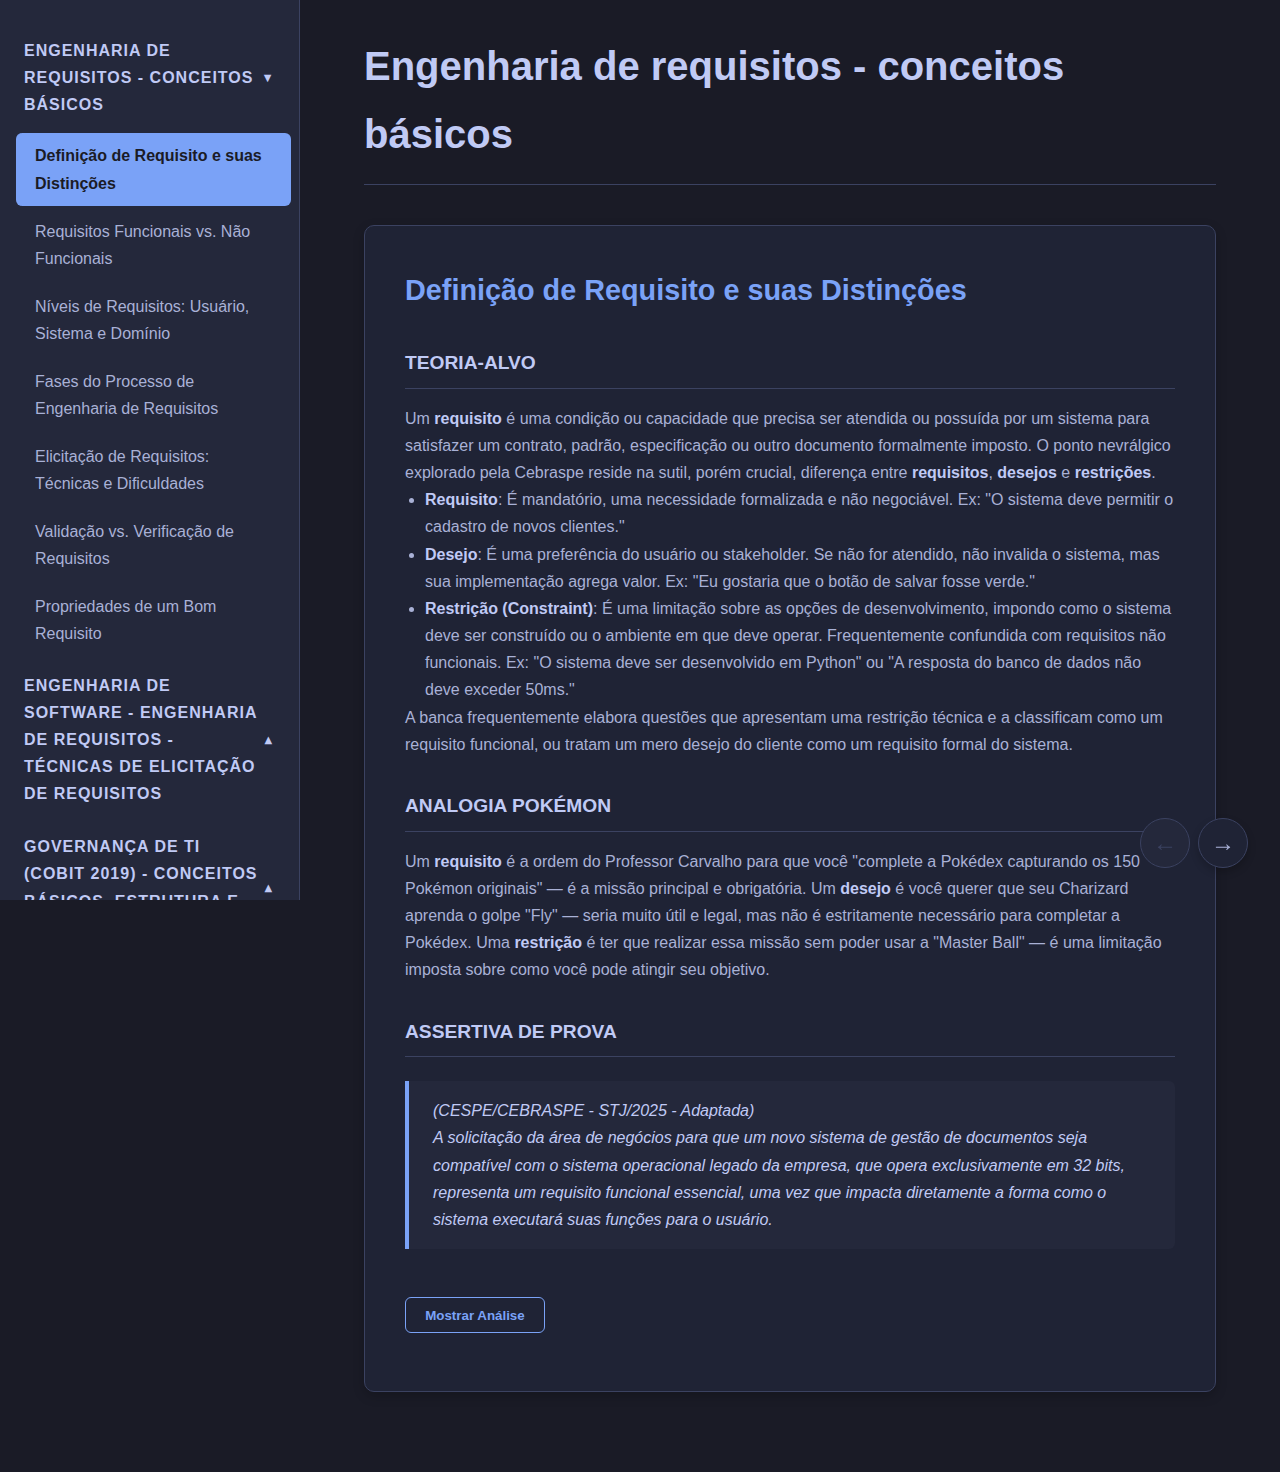
<file: index.html>
<!DOCTYPE html>
<html lang="pt-br">

<head>
    <meta charset="UTF-8">
    <meta name="viewport" content="width=device-width, initial-scale=1.0">
    <title>Meus Estudos</title>
    <link rel="stylesheet" href="style.css">
</head>

<body>
    <header class="mobile-header">
        <h1 id="main-title-mobile"></h1>
        <button id="menu-toggle-btn" title="Alternar Menu">☰</button>
    </header>

    <div class="container">
        <aside class="sidebar">
            <nav>
                <ul id="sidebar-nav"></ul>
            </nav>
        </aside>

        <main class="main-content">
            <h1 id="main-title-desktop"></h1>
            <div id="concepts-container"></div>
        </main>
    </div>

    <footer class="page-navigation" id="page-nav"></footer>

    <script>
        const todosOsDados = [];
    </script>
    <script src="dados1.js"></script>
    <script src="dados2.js"></script>
    <script src="dados3.js"></script>
    <script src="script.js"></script>
</body>

</html>
</file>
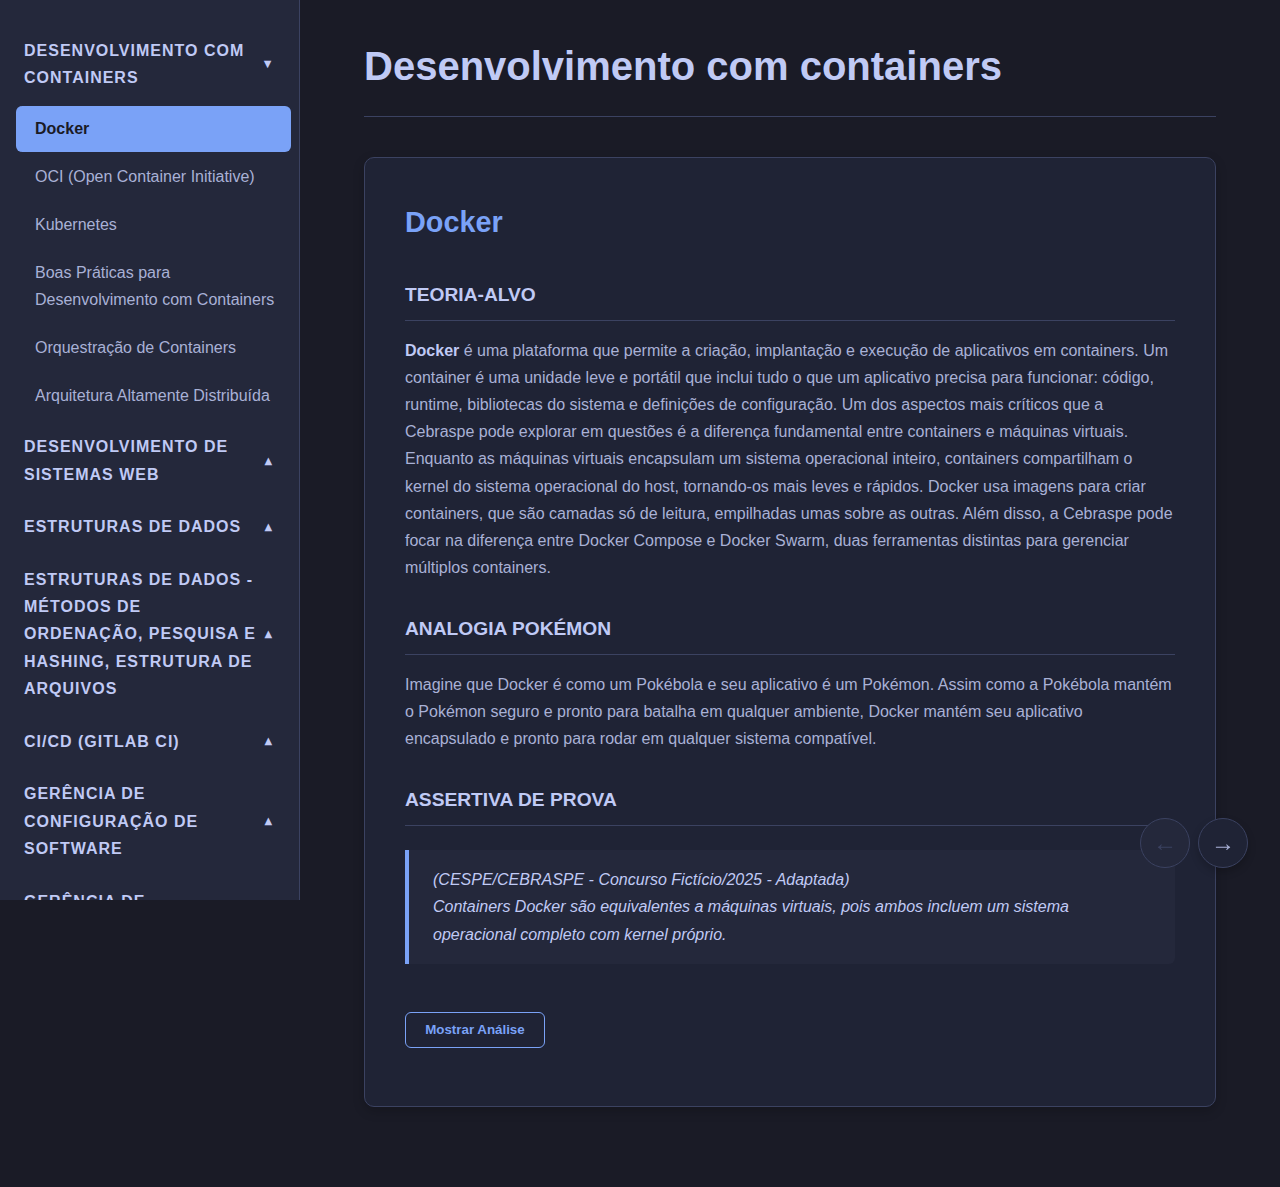
<file: conhecimentos-especificos/linguagens-e-tecnologias/index.html>
<!DOCTYPE html>
<html lang="pt-br">

<head>
    <meta charset="UTF-8">
    <meta name="viewport" content="width=device-width, initial-scale=1.0">
    <title>Meus Estudos</title>
    <link rel="stylesheet" href="style.css">
</head>

<body>
    <header class="mobile-header">
        <h1 id="main-title-mobile"></h1>
        <button id="menu-toggle-btn" title="Alternar Menu">☰</button>
    </header>

    <div class="container">
        <aside class="sidebar">
            <nav>
                <ul id="sidebar-nav"></ul>
            </nav>
        </aside>

        <main class="main-content">
            <h1 id="main-title-desktop"></h1>
            <div id="concepts-container"></div>
        </main>
    </div>

    <footer class="page-navigation" id="page-nav"></footer>

    <script>
        const todosOsDados = [];
    </script>
    <script src="dados/LINGUAGENS E TECNOLOGIAS DE PROGRAMACAO - Desenvolvimento com containers.js"></script>
    <script
        src="dados/LINGUAGENS E TECNOLOGIAS DE PROGRAMACAO - Desenvolvimento de sistemas Web - HTML, AJAX, XML, Web Services, CSS, JavaScript, DHTML..js"></script>
    <script
        src="dados/LINGUAGENS E TECNOLOGIAS DE PROGRAMACAO - Estruturas de dados - listas, pilhas, filas, arvores.js"></script>
    <script
        src="dados/LINGUAGENS E TECNOLOGIAS DE PROGRAMACAO - Estruturas de dados - metodos de ordenacao, pesquisa e hashing, estrutura de arquivos..js"></script>
    <script
        src="dados/LINGUAGENS E TECNOLOGIAS DE PROGRAMACAO - Gerencia de configuracao de software - CICD (GitLab CI)..js"></script>
    <script
        src="dados/LINGUAGENS E TECNOLOGIAS DE PROGRAMACAO - Gerencia de configuracao de software - Gitflow, desenvolvimento colaborativo.js"></script>
    <script
        src="dados/LINGUAGENS E TECNOLOGIAS DE PROGRAMACAO - Gerencia de configuracao de software - versionamento (Git e GitLab), merge, branch, pipeline.js"></script>
    <script
        src="dados/LINGUAGENS E TECNOLOGIAS DE PROGRAMACAO - Linguagem e ambientes de programacao Java - Nocoes de servidores de aplicacao Java.js"></script>
    <script
        src="dados/LINGUAGENS E TECNOLOGIAS DE PROGRAMACAO - Linguagem e ambientes de programacao Java - Eclipse.js"></script>
    <script src="dados/LINGUAGENS E TECNOLOGIAS DE PROGRAMACAO - Linguagem e ambientes de programacao Java.js"></script>
    <script src="dados/LINGUAGENS E TECNOLOGIAS DE PROGRAMACAO - Linguagem Python.js"></script>
    <script
        src="dados/LINGUAGENS E TECNOLOGIAS DE PROGRAMACAO - Paradigmas de programacao - compiladores e interpretadores..js"></script>
    <script src="dados/LINGUAGENS E TECNOLOGIAS DE PROGRAMACAO - Tecnologias e praticas frontend web.js"></script>


    <script src="script.js"></script>
</body>

</html>
</file>
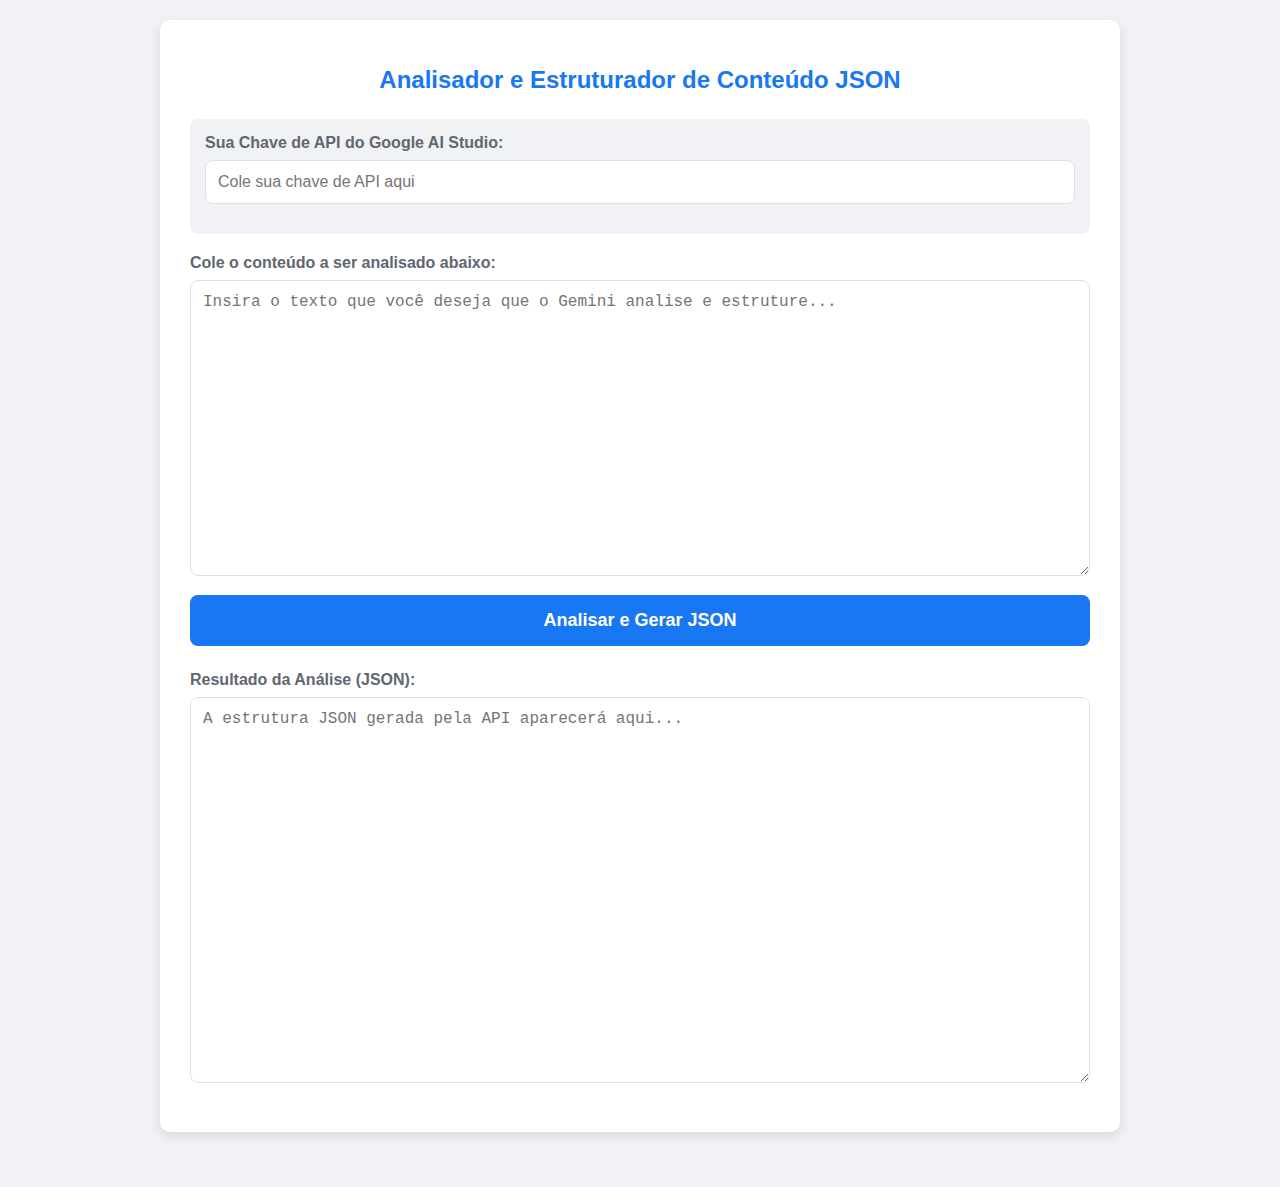
<file: webgl/api.html>
<!DOCTYPE html>
<html lang="pt-br">

<head>
    <meta charset="UTF-8">
    <meta name="viewport" content="width=device-width, initial-scale=1.0">
    <title>Análise de Conteúdo com Gemini</title>
    <style>
        body {
            font-family: -apple-system, BlinkMacSystemFont, "Segoe UI", Roboto, Helvetica, Arial, sans-serif;
            background-color: #f0f2f5;
            color: #1c1e21;
            display: flex;
            justify-content: center;
            align-items: flex-start;
            min-height: 100vh;
            margin: 0;
            padding: 20px;
        }

        .container {
            background-color: #ffffff;
            padding: 30px;
            border-radius: 10px;
            box-shadow: 0 4px 12px rgba(0, 0, 0, 0.1);
            width: 100%;
            max-width: 900px;
        }

        h1 {
            text-align: center;
            color: #1877f2;
            margin-bottom: 25px;
            font-size: 24px;
        }

        input,
        textarea {
            width: 100%;
            padding: 12px;
            border-radius: 8px;
            border: 1px solid #dddfe2;
            margin-bottom: 15px;
            font-size: 16px;
            box-sizing: border-box;
        }

        textarea {
            resize: vertical;
        }

        button {
            width: 100%;
            padding: 15px;
            background-color: #1877f2;
            color: white;
            border: none;
            border-radius: 8px;
            font-size: 18px;
            font-weight: bold;
            cursor: pointer;
            transition: background-color 0.3s;
        }

        button:hover {
            background-color: #166fe5;
        }

        button:disabled {
            background-color: #9e9e9e;
            cursor: not-allowed;
        }

        .output-container {
            margin-top: 25px;
        }

        label {
            display: block;
            margin-bottom: 8px;
            font-weight: bold;
            color: #606770;
        }

        #loading {
            text-align: center;
            display: none;
            margin: 20px 0;
            font-size: 16px;
            color: #606770;
        }

        .api-key-container {
            background-color: #f0f2f5;
            padding: 15px;
            border-radius: 8px;
            margin-bottom: 20px;
        }
    </style>
</head>

<body>

    <div class="container">
        <h1>Analisador e Estruturador de Conteúdo JSON</h1>

        <form id="analysis-form">

            <div class="api-key-container">
                <label for="apiKey">Sua Chave de API do Google AI Studio:</label>
                <input type="password" id="apiKey" placeholder="Cole sua chave de API aqui" required>
            </div>

            <label for="inputText">Cole o conteúdo a ser analisado abaixo:</label>
            <textarea id="inputText" rows="15"
                placeholder="Insira o texto que você deseja que o Gemini analise e estruture..."></textarea>

            <button type="submit" id="submitButton">Analisar e Gerar JSON</button>
        </form>

        <div id="loading">
            <p>Analisando... Por favor, aguarde. Isso pode levar alguns segundos.</p>
        </div>

        <div class="output-container">
            <label for="outputText">Resultado da Análise (JSON):</label>
            <textarea id="outputText" rows="20" readonly
                placeholder="A estrutura JSON gerada pela API aparecerá aqui..."></textarea>
        </div>
    </div>

    <script>
        // --- LÓGICA JAVASCRIPT ATUALIZADA ---

        // 1. Seleciona os elementos da página, incluindo o novo campo da API Key
        const analysisForm = document.getElementById('analysis-form');
        const apiKeyInput = document.getElementById('apiKey'); // NOVO
        const inputText = document.getElementById('inputText');
        const outputText = document.getElementById('outputText');
        const submitButton = document.getElementById('submitButton');
        const loadingIndicator = document.getElementById('loading');

        // --- MELHORIA: LEMBRAR A CHAVE DA API ---
        // Quando a página carrega, verifica se existe uma chave salva no navegador
        window.addEventListener('load', () => {
            const savedApiKey = localStorage.getItem('geminiApiKey');
            if (savedApiKey) {
                apiKeyInput.value = savedApiKey;
            }
        });

        // 2. Adiciona o "ouvinte" para o evento de submissão do formulário
        analysisForm.addEventListener('submit', async (event) => {
            event.preventDefault();

            // Pega a chave da API diretamente do campo de input
            const API_KEY = apiKeyInput.value.trim(); // NOVO
            const userText = inputText.value.trim();

            if (!API_KEY) {
                alert('Por favor, insira sua chave de API para continuar.');
                return;
            }
            if (!userText) {
                alert('Por favor, insira um texto para analisar.');
                return;
            }

            // --- MELHORIA: SALVAR A CHAVE NO NAVEGADOR ---
            localStorage.setItem('geminiApiKey', API_KEY);

            submitButton.disabled = true;
            submitButton.textContent = 'Analisando...';
            loadingIndicator.style.display = 'block';
            outputText.value = '';

            const promptBase = `Por favor, analise o conteúdo do arquivo anexo. Crie uma estrutura JSON hierárquica que resuma densa, completa e objetivamente todo o conteúdo do arquivo.

O nome do nó raiz ("name") deve ser atribuído por você, de forma coerente com o nome do arquivo e com o conteúdo.

Cada "name" (título do tópico) em todos os níveis da hierarquia não pode ter mais de 35 caracteres. A "explanation" (explicação do tópico) deve ser densa, completa e objetiva.

Podem haver quantos nós filhos ("children") e sub-nós forem necessários para cobrir todos os detalhes do conteúdo.

**Importante:** A resposta deve conter *apenas* a estrutura JSON. Não inclua citações como , introduções ou qualquer texto adicional antes ou depois do JSON. Não inclua citações de hiperlinks da fonte.

A estrutura JSON final deve seguir exatamente este formato:

\`\`\`json
{
  "name": "Root Node Name",
  "explanation": "Explanation for the root node.",
  "children": []
}
\`\`\`

---
CONTEÚDO PARA ANÁLISE:
`;
            const fullPrompt = promptBase + "\n" + userText;

            const API_URL = `https://generativelanguage.googleapis.com/v1beta/models/gemini-1.5-flash-latest:generateContent?key=${API_KEY}`;

            try {
                const response = await fetch(API_URL, {
                    method: 'POST',
                    headers: { 'Content-Type': 'application/json' },
                    body: JSON.stringify({
                        contents: [{ parts: [{ text: fullPrompt }] }]
                    })
                });

                if (!response.ok) {
                    const errorData = await response.json();
                    throw new Error(`Erro na API: ${errorData.error.message}`);
                }

                const data = await response.json();
                let resultText = data.candidates[0].content.parts[0].text;
                resultText = resultText.replace(/^```json\s*/, '').replace(/\s*```$/, '').trim();

                try {
                    const parsedJson = JSON.parse(resultText);
                    outputText.value = JSON.stringify(parsedJson, null, 2);
                } catch (e) {
                    outputText.value = resultText;
                }
            } catch (error) {
                console.error('Erro ao chamar a API do Gemini:', error);
                outputText.value = `Ocorreu um erro ao processar sua solicitação:\n\n${error.message}`;
            } finally {
                submitButton.disabled = false;
                submitButton.textContent = 'Analisar e Gerar JSON';
                loadingIndicator.style.display = 'none';
            }
        });
    </script>

</body>

</html>
</file>
<file: style.css>
/* --- Paleta de Cores (Tema "Tokyo Night" adaptado) --- */
:root {
    --fundo-principal: #1a1b26;
    --fundo-secundario: #24283b;
    --fundo-card: #1f2335;
    --acento-principal: #7aa2f7;
    --texto-principal: #c0caf5;
    --texto-secundario: #a9b1d6;
    --borda-cor: #3b4261;
    --gabarito-certo: #73daca;
    --gabarito-errado: #f7768e;
    --sombra-suave: rgba(0, 0, 0, 0.2);
}

/* --- Reset Básico e Estilos Globais --- */
* {
    margin: 0;
    padding: 0;
    box-sizing: border-box;
}

html {
    scroll-behavior: smooth;
}

body {
    font-family: 'Segoe UI', Roboto, 'Helvetica Neue', sans-serif;
    background-color: var(--fundo-principal);
    color: var(--texto-principal);
    line-height: 1.7;
}

/* --- CABEÇALHO RESPONSIVO --- */
.mobile-header {
    display: none;
    /* Escondido por padrão em telas grandes */
}

/* --- Estrutura Principal (Layout com Grid) --- */
.container {
    display: grid;
    grid-template-columns: 300px 1fr;
    min-height: 100vh;
}

/* --- Barra Lateral de Navegação --- */
.sidebar {
    background-color: var(--fundo-secundario);
    border-right: 1px solid var(--borda-cor);
    padding: 1.5rem 0.5rem;
    position: sticky;
    top: 0;
    height: 100vh;
    overflow-y: auto;
}

/* --- ESTILIZAÇÃO DA BARRA DE ROLAGEM --- */
.sidebar::-webkit-scrollbar {
    width: 8px;
}

.sidebar::-webkit-scrollbar-track {
    background: var(--fundo-secundario);
    border-radius: 10px;
}

.sidebar::-webkit-scrollbar-thumb {
    background-color: var(--borda-cor);
    border-radius: 10px;
    border: 2px solid var(--fundo-secundario);
}

.sidebar::-webkit-scrollbar-thumb:hover {
    background-color: var(--acento-principal);
}

/* --- ESTILOS PARA MENU COLAPSÁVEL --- */
#sidebar-nav,
.menu-links {
    list-style-type: none;
    padding-left: 0;
}

.menu-title {
    color: var(--texto-principal);
    font-size: 1rem;
    text-transform: uppercase;
    letter-spacing: 1px;
    padding: 0.8rem 1rem;
    cursor: pointer;
    border-radius: 6px;
    transition: background-color 0.2s ease;
    display: flex;
    justify-content: space-between;
    align-items: center;
}

.menu-title:hover {
    background-color: var(--borda-cor);
}

.menu-title .caret {
    font-size: 0.8rem;
    transition: transform 0.3s ease;
}

.menu-links {
    padding-left: 0.5rem;
    overflow: hidden;
    max-height: 1000px;
    transition: max-height 0.4s ease-in-out;
}

/* Estilo da seção quando está colapsada */
.menu-section.collapsed .menu-links {
    max-height: 0;
}

.menu-section.collapsed .caret {
    transform: rotate(-90deg);
}

.sidebar nav a {
    display: block;
    color: var(--texto-secundario);
    text-decoration: none;
    padding: 0.6rem 1rem;
    margin: 0.1rem 0;
    border-radius: 6px;
    border-left: 3px solid transparent;
    transition: all 0.2s ease-in-out;
}

.sidebar nav a:hover,
.sidebar nav a:focus {
    color: var(--acento-principal);
    background-color: rgba(122, 162, 247, 0.1);
    border-left: 3px solid var(--acento-principal);
    transform: translateX(4px);
}

/* Estilo para o link ATIVO no menu lateral */
.sidebar nav a.active-link {
    color: var(--fundo-principal);
    background-color: var(--acento-principal);
    border-left: 3px solid var(--acento-principal);
    font-weight: 600;
}

/* Garante que o estado ativo seja mais forte que o hover */
.sidebar nav a.active-link:hover {
    color: var(--fundo-principal);
    background-color: var(--acento-principal);
}

/* --- Área de Conteúdo Principal --- */
.main-content {
    padding: 2rem 4rem;
    max-width: 1000px;
    margin: 0 auto;
}

/* Esconde cards, grupos e o título de desktop por padrão ou quando necessário */
.concept-card.hidden,
.content-group.hidden,
#main-title-desktop.hidden {
    display: none;
}

#main-title-desktop {
    font-size: 2.5rem;
    color: var(--texto-principal);
    margin-bottom: 2.5rem;
    border-bottom: 1px solid var(--borda-cor);
    padding-bottom: 1rem;
}

.concept-card {
    background-color: var(--fundo-card);
    border: 1px solid var(--borda-cor);
    border-radius: 10px;
    padding: 2.5rem;
    margin-bottom: 3rem;
    box-shadow: 0 4px 12px var(--sombra-suave);
    scroll-margin-top: 2rem;
}

.concept-card h3 {
    color: var(--acento-principal);
    font-size: 1.8rem;
    margin-bottom: 1.5rem;
    font-weight: 600;
}

.concept-card h4 {
    color: var(--texto-principal);
    font-weight: bold;
    font-size: 1.2rem;
    margin-top: 2rem;
    margin-bottom: 1rem;
    padding-bottom: 0.5rem;
    border-bottom: 1px solid var(--borda-cor);
}

blockquote {
    background-color: var(--fundo-secundario);
    border-left: 4px solid var(--acento-principal);
    padding: 1rem 1.5rem;
    margin: 1.5rem 0;
    color: var(--texto-principal);
    font-style: italic;
    border-radius: 0 6px 6px 0;
}

p,
li {
    color: var(--texto-secundario);
}

strong {
    color: var(--texto-principal);
    font-weight: 600;
}

ul {
    padding-left: 20px;
}

/* --- Estilo para Bloco de Resposta e Botão --- */
.toggle-answer-btn {
    background-color: transparent;
    border: 1px solid var(--acento-principal);
    color: var(--acento-principal);
    padding: 0.6rem 1.2rem;
    border-radius: 6px;
    cursor: pointer;
    font-weight: bold;
    margin-top: 1.5rem;
    transition: background-color 0.2s ease, color 0.2s ease;
}

.toggle-answer-btn:hover {
    background-color: var(--acento-principal);
    color: var(--fundo-principal);
}

.analysis-block {
    visibility: hidden;
    overflow: hidden;
    opacity: 0;
    max-height: 0;
    padding-top: 0;
    padding-bottom: 0;
    margin-top: 1rem;
    background-color: rgba(36, 40, 59, 0.5);
    border: 1px solid var(--borda-cor);
    border-left: 4px solid;
    border-radius: 6px;
    transition: max-height 0.4s ease-out, opacity 0.4s ease-out, padding 0.4s ease-out, visibility 0s 0.4s;
}

.analysis-block.visible {
    visibility: visible;
    opacity: 1;
    max-height: 500px;
    padding: 1.5rem;
    transition: max-height 0.4s ease-in, opacity 0.4s ease-in, padding 0.4s ease-in, visibility 0s 0s;
}

.analysis-block h4 {
    border-bottom: none;
    margin-top: 0;
    padding-bottom: 0;
    font-size: 1.1rem;
}

.gabarito-errado {
    border-left-color: var(--gabarito-errado);
}

.gabarito-errado h4:first-of-type {
    color: var(--gabarito-errado);
}

.gabarito-certo {
    border-left-color: var(--gabarito-certo);
}

.gabarito-certo h4:first-of-type {
    color: var(--gabarito-certo);
}

.analysis-block p {
    margin-bottom: 0;
    margin-top: 1rem;
}

/* --- ESTILOS PARA NAVEGAÇÃO PRÓXIMO/ANTERIOR (VERSÃO DISCRETA) --- */
.page-navigation {
    position: fixed;
    bottom: 2rem;
    right: 2rem;
    display: flex;
    gap: 0.5rem;
    z-index: 100;
}

.page-navigation button {
    width: 50px;
    height: 50px;
    background-color: var(--fundo-card);
    color: var(--texto-secundario);
    border: 1px solid var(--borda-cor);
    border-radius: 50%;
    cursor: pointer;
    font-size: 1.5rem;
    font-weight: bold;
    display: flex;
    align-items: center;
    justify-content: center;
    box-shadow: 0 4px 8px var(--sombra-suave);
    transition: all 0.2s ease;
}

.page-navigation button:hover {
    background-color: var(--acento-principal);
    color: var(--fundo-principal);
    transform: translateY(-3px);
    border-color: var(--acento-principal);
}

.page-navigation button:disabled {
    background-color: var(--fundo-secundario);
    color: var(--borda-cor);
    cursor: not-allowed;
    transform: none;
    box-shadow: none;
}

/* --- SEÇÃO DE RESPONSIVIDADE --- */
@media (max-width: 900px) {

    /* Esconde o título principal de desktop */
    #main-title-desktop {
        display: none;
    }

    /* Mostra e estiliza o cabeçalho em telas pequenas */
    .mobile-header {
        display: flex;
        justify-content: space-between;
        align-items: center;
        padding: 0 1rem;
        height: 60px;
        background-color: var(--fundo-secundario);
        border-bottom: 1px solid var(--borda-cor);
        position: sticky;
        top: 0;
        z-index: 200;
    }

    .mobile-header h1 {
        font-size: 1.2rem;
        white-space: nowrap;
        overflow: hidden;
        text-overflow: ellipsis;
    }

    #menu-toggle-btn {
        background: none;
        border: none;
        color: var(--texto-principal);
        font-size: 1.8rem;
        cursor: pointer;
        padding: 0.5rem;
    }

    .container {
        grid-template-columns: 1fr;
    }

    .sidebar {
        position: static;
        height: auto;
        max-height: 2000px;
        transition: max-height 0.4s ease-in-out, padding 0.4s ease-in-out, border 0.4s ease-in-out;
        border-right: none;
        border-bottom: 1px solid var(--borda-cor);
    }

    /* Classe para esconder o sidebar em modo responsivo */
    .sidebar.sidebar-hidden {
        max-height: 0;
        padding-top: 0;
        padding-bottom: 0;
        overflow: hidden;
        border-bottom: none;
    }

    .main-content {
        padding: 1.5rem;
    }

    .page-navigation {
        right: 1rem;
        bottom: 1rem;
    }

    .page-navigation button {
        width: 45px;
        height: 45px;
        font-size: 1.2rem;
    }
}
</file>
<file: conhecimentos-especificos/linguagens-e-tecnologias/style.css>
/* --- Paleta de Cores (Tema "Tokyo Night" adaptado) --- */
:root {
    --fundo-principal: #1a1b26;
    --fundo-secundario: #24283b;
    --fundo-card: #1f2335;
    --acento-principal: #7aa2f7;
    --texto-principal: #c0caf5;
    --texto-secundario: #a9b1d6;
    --borda-cor: #3b4261;
    --gabarito-certo: #73daca;
    --gabarito-errado: #f7768e;
    --sombra-suave: rgba(0, 0, 0, 0.2);
}

/* --- Reset Básico e Estilos Globais --- */
* {
    margin: 0;
    padding: 0;
    box-sizing: border-box;
}

html {
    scroll-behavior: smooth;
}

body {
    font-family: 'Segoe UI', Roboto, 'Helvetica Neue', sans-serif;
    background-color: var(--fundo-principal);
    color: var(--texto-principal);
    line-height: 1.7;
}

/* --- CABEÇALHO RESPONSIVO --- */
.mobile-header {
    display: none;
    /* Escondido por padrão em telas grandes */
}

/* --- Estrutura Principal (Layout com Grid) --- */
.container {
    display: grid;
    grid-template-columns: 300px 1fr;
    min-height: 100vh;
}

/* --- Barra Lateral de Navegação --- */
.sidebar {
    background-color: var(--fundo-secundario);
    border-right: 1px solid var(--borda-cor);
    padding: 1.5rem 0.5rem;
    position: sticky;
    top: 0;
    height: 100vh;
    overflow-y: auto;
}

/* --- ESTILIZAÇÃO DA BARRA DE ROLAGEM --- */
.sidebar::-webkit-scrollbar {
    width: 8px;
}

.sidebar::-webkit-scrollbar-track {
    background: var(--fundo-secundario);
    border-radius: 10px;
}

.sidebar::-webkit-scrollbar-thumb {
    background-color: var(--borda-cor);
    border-radius: 10px;
    border: 2px solid var(--fundo-secundario);
}

.sidebar::-webkit-scrollbar-thumb:hover {
    background-color: var(--acento-principal);
}

/* --- ESTILOS PARA MENU COLAPSÁVEL --- */
#sidebar-nav,
.menu-links {
    list-style-type: none;
    padding-left: 0;
}

.menu-title {
    color: var(--texto-principal);
    font-size: 1rem;
    text-transform: uppercase;
    letter-spacing: 1px;
    padding: 0.8rem 1rem;
    cursor: pointer;
    border-radius: 6px;
    transition: background-color 0.2s ease;
    display: flex;
    justify-content: space-between;
    align-items: center;
}

.menu-title:hover {
    background-color: var(--borda-cor);
}

.menu-title .caret {
    font-size: 0.8rem;
    transition: transform 0.3s ease;
}

.menu-links {
    padding-left: 0.5rem;
    overflow: hidden;
    max-height: 1000px;
    transition: max-height 0.4s ease-in-out;
}

/* Estilo da seção quando está colapsada */
.menu-section.collapsed .menu-links {
    max-height: 0;
}

.menu-section.collapsed .caret {
    transform: rotate(-90deg);
}

.sidebar nav a {
    display: block;
    color: var(--texto-secundario);
    text-decoration: none;
    padding: 0.6rem 1rem;
    margin: 0.1rem 0;
    border-radius: 6px;
    border-left: 3px solid transparent;
    transition: all 0.2s ease-in-out;
}

.sidebar nav a:hover,
.sidebar nav a:focus {
    color: var(--acento-principal);
    background-color: rgba(122, 162, 247, 0.1);
    border-left: 3px solid var(--acento-principal);
    transform: translateX(4px);
}

/* Estilo para o link ATIVO no menu lateral */
.sidebar nav a.active-link {
    color: var(--fundo-principal);
    background-color: var(--acento-principal);
    border-left: 3px solid var(--acento-principal);
    font-weight: 600;
}

/* Garante que o estado ativo seja mais forte que o hover */
.sidebar nav a.active-link:hover {
    color: var(--fundo-principal);
    background-color: var(--acento-principal);
}

/* --- Área de Conteúdo Principal --- */
.main-content {
    padding: 2rem 4rem;
    max-width: 1000px;
    margin: 0 auto;
}

/* Esconde cards, grupos e o título de desktop por padrão ou quando necessário */
.concept-card.hidden,
.content-group.hidden,
#main-title-desktop.hidden {
    display: none;
}

#main-title-desktop {
    font-size: 2.5rem;
    color: var(--texto-principal);
    margin-bottom: 2.5rem;
    border-bottom: 1px solid var(--borda-cor);
    padding-bottom: 1rem;
}

.concept-card {
    background-color: var(--fundo-card);
    border: 1px solid var(--borda-cor);
    border-radius: 10px;
    padding: 2.5rem;
    margin-bottom: 3rem;
    box-shadow: 0 4px 12px var(--sombra-suave);
    scroll-margin-top: 2rem;
}

.concept-card h3 {
    color: var(--acento-principal);
    font-size: 1.8rem;
    margin-bottom: 1.5rem;
    font-weight: 600;
}

.concept-card h4 {
    color: var(--texto-principal);
    font-weight: bold;
    font-size: 1.2rem;
    margin-top: 2rem;
    margin-bottom: 1rem;
    padding-bottom: 0.5rem;
    border-bottom: 1px solid var(--borda-cor);
}

blockquote {
    background-color: var(--fundo-secundario);
    border-left: 4px solid var(--acento-principal);
    padding: 1rem 1.5rem;
    margin: 1.5rem 0;
    color: var(--texto-principal);
    font-style: italic;
    border-radius: 0 6px 6px 0;
}

p,
li {
    color: var(--texto-secundario);
}

strong {
    color: var(--texto-principal);
    font-weight: 600;
}

ul {
    padding-left: 20px;
}

/* --- Estilo para Bloco de Resposta e Botão --- */
.toggle-answer-btn {
    background-color: transparent;
    border: 1px solid var(--acento-principal);
    color: var(--acento-principal);
    padding: 0.6rem 1.2rem;
    border-radius: 6px;
    cursor: pointer;
    font-weight: bold;
    margin-top: 1.5rem;
    transition: background-color 0.2s ease, color 0.2s ease;
}

.toggle-answer-btn:hover {
    background-color: var(--acento-principal);
    color: var(--fundo-principal);
}

.analysis-block {
    visibility: hidden;
    overflow: hidden;
    opacity: 0;
    max-height: 0;
    padding-top: 0;
    padding-bottom: 0;
    margin-top: 1rem;
    background-color: rgba(36, 40, 59, 0.5);
    border: 1px solid var(--borda-cor);
    border-left: 4px solid;
    border-radius: 6px;
    transition: max-height 0.4s ease-out, opacity 0.4s ease-out, padding 0.4s ease-out, visibility 0s 0.4s;
}

.analysis-block.visible {
    visibility: visible;
    opacity: 1;
    max-height: 500px;
    padding: 1.5rem;
    transition: max-height 0.4s ease-in, opacity 0.4s ease-in, padding 0.4s ease-in, visibility 0s 0s;
}

.analysis-block h4 {
    border-bottom: none;
    margin-top: 0;
    padding-bottom: 0;
    font-size: 1.1rem;
}

.gabarito-errado {
    border-left-color: var(--gabarito-errado);
}

.gabarito-errado h4:first-of-type {
    color: var(--gabarito-errado);
}

.gabarito-certo {
    border-left-color: var(--gabarito-certo);
}

.gabarito-certo h4:first-of-type {
    color: var(--gabarito-certo);
}

.analysis-block p {
    margin-bottom: 0;
    margin-top: 1rem;
}

/* --- ESTILOS PARA NAVEGAÇÃO PRÓXIMO/ANTERIOR (VERSÃO DISCRETA) --- */
.page-navigation {
    position: fixed;
    bottom: 2rem;
    right: 2rem;
    display: flex;
    gap: 0.5rem;
    z-index: 100;
}

.page-navigation button {
    width: 50px;
    height: 50px;
    background-color: var(--fundo-card);
    color: var(--texto-secundario);
    border: 1px solid var(--borda-cor);
    border-radius: 50%;
    cursor: pointer;
    font-size: 1.5rem;
    font-weight: bold;
    display: flex;
    align-items: center;
    justify-content: center;
    box-shadow: 0 4px 8px var(--sombra-suave);
    transition: all 0.2s ease;
}

.page-navigation button:hover {
    background-color: var(--acento-principal);
    color: var(--fundo-principal);
    transform: translateY(-3px);
    border-color: var(--acento-principal);
}

.page-navigation button:disabled {
    background-color: var(--fundo-secundario);
    color: var(--borda-cor);
    cursor: not-allowed;
    transform: none;
    box-shadow: none;
}

/* --- SEÇÃO DE RESPONSIVIDADE --- */
@media (max-width: 900px) {

    /* Esconde o título principal de desktop */
    #main-title-desktop {
        display: none;
    }

    /* Mostra e estiliza o cabeçalho em telas pequenas */
    .mobile-header {
        display: flex;
        justify-content: space-between;
        align-items: center;
        padding: 0 1rem;
        height: 60px;
        background-color: var(--fundo-secundario);
        border-bottom: 1px solid var(--borda-cor);
        position: sticky;
        top: 0;
        z-index: 200;
    }

    .mobile-header h1 {
        font-size: 1.2rem;
        white-space: nowrap;
        overflow: hidden;
        text-overflow: ellipsis;
    }

    #menu-toggle-btn {
        background: none;
        border: none;
        color: var(--texto-principal);
        font-size: 1.8rem;
        cursor: pointer;
        padding: 0.5rem;
    }

    .container {
        grid-template-columns: 1fr;
    }

    .sidebar {
        position: static;
        height: auto;
        max-height: 2000px;
        transition: max-height 0.4s ease-in-out, padding 0.4s ease-in-out, border 0.4s ease-in-out;
        border-right: none;
        border-bottom: 1px solid var(--borda-cor);
    }

    /* Classe para esconder o sidebar em modo responsivo */
    .sidebar.sidebar-hidden {
        max-height: 0;
        padding-top: 0;
        padding-bottom: 0;
        overflow: hidden;
        border-bottom: none;
    }

    .main-content {
        padding: 1.5rem;
    }

    .page-navigation {
        right: 1rem;
        bottom: 1rem;
    }

    .page-navigation button {
        width: 45px;
        height: 45px;
        font-size: 1.2rem;
    }
}
</file>
